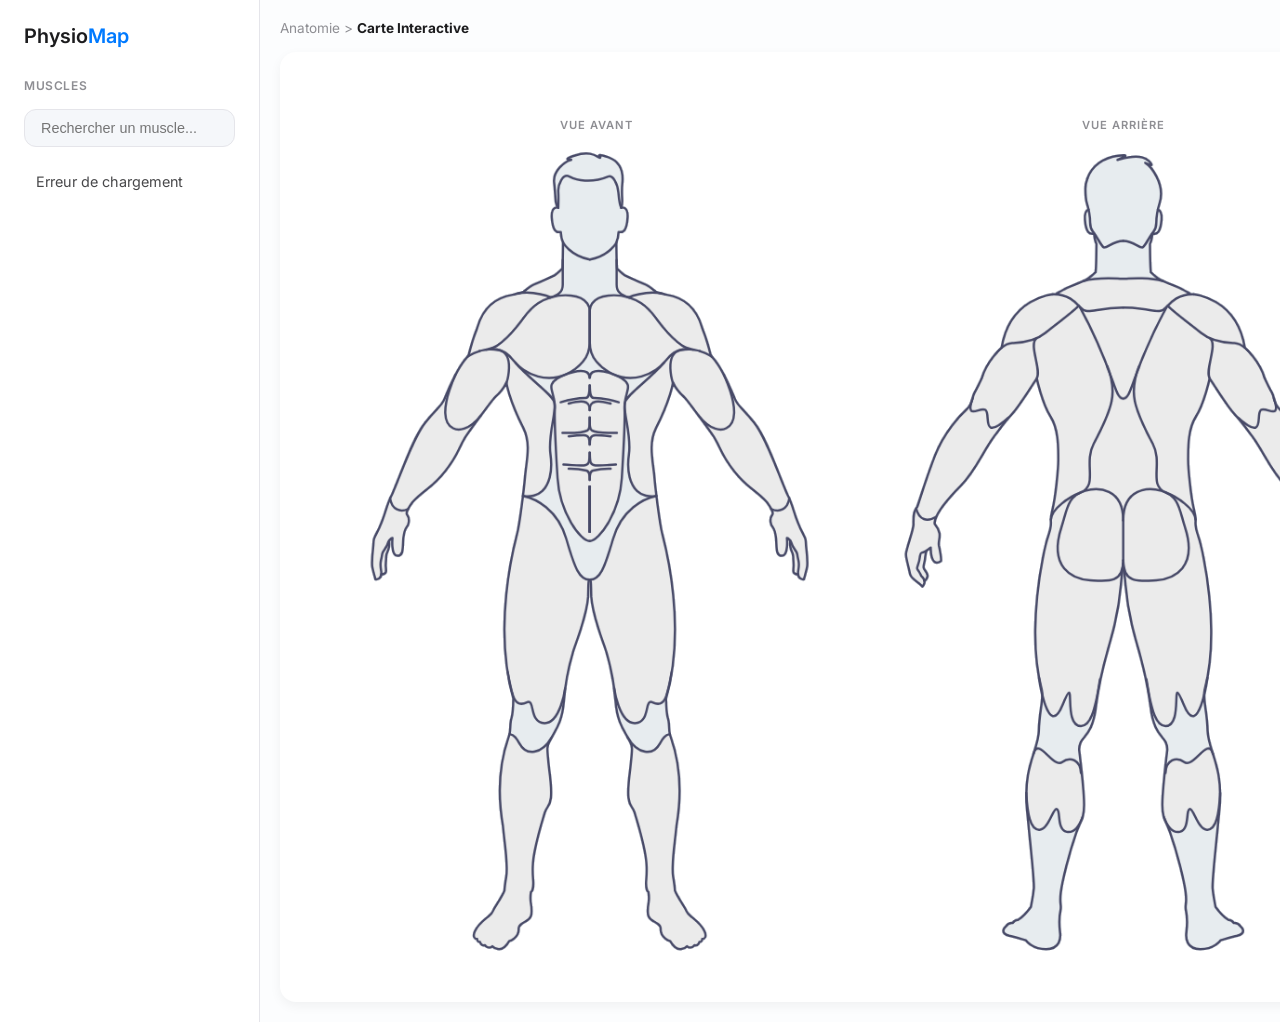
<file: version-clean/index.html>
<!DOCTYPE html>
<html lang="fr">

<head>
    <meta charset="UTF-8">
    <meta name="viewport" content="width=device-width, initial-scale=1.0">
    <title>PhysioMap | Interactive Muscle Trainer</title>
    <link rel="preconnect" href="https://fonts.googleapis.com">
    <link rel="preconnect" href="https://fonts.gstatic.com" crossorigin>
    <link href="https://fonts.googleapis.com/css2?family=Inter:wght@300;400;500;600&display=swap" rel="stylesheet">
    <link rel="stylesheet" href="styles.css">
</head>

<body>
    <div class="app-layout">
        <!-- Sidebar: Navigation & Filters -->
        <nav class="sidebar">
            <div class="brand">
                <h1>Physio<span class="text-primary">Map</span></h1>
            </div>

            <div class="sidebar-section">
                <h2>MUSCLES</h2>
                <div class="search-wrapper">
                    <input type="text" id="search-input" placeholder="Rechercher un muscle...">
                </div>
                <ul id="muscle-list" class="nav-list">
                    <li class="loading">Chargement...</li>
                </ul>
            </div>
        </nav>

        <!-- Main Stage: Interactive Body Map -->
        <main class="main-stage">
            <header class="stage-header">
                <div class="breadcrumbs">Anatomie > <strong>Carte Interactive</strong></div>
            </header>

            <div class="canvas-viewport">
                <!-- FRONT VIEW (Left) -->
                <div class="anatomy-figure">
                    <span class="figure-label">VUE AVANT</span>
                    <div class="body-container" id="container-front" data-view="front">
                        <canvas id="canvas-front" class="body-canvas"></canvas>
                    </div>
                </div>

                <!-- BACK VIEW (Right) -->
                <div class="anatomy-figure">
                    <span class="figure-label">VUE ARRIÈRE</span>
                    <div class="body-container" id="container-back" data-view="back">
                        <canvas id="canvas-back" class="body-canvas"></canvas>
                    </div>
                </div>

                <!-- Tooltip -->
                <div id="tooltip" class="tooltip"></div>
            </div>
        </main>

        <!-- Right Panel: Exercise Feed -->
        <aside class="details-panel">
            <div class="panel-header">
                <h2 id="feed-title">Sélectionnez un muscle</h2>
            </div>
            <div id="exercise-feed" class="feed-content">
                <div class="empty-state">
                    <div class="empty-icon">👈</div>
                    <p>Cliquez sur un groupe musculaire pour voir les exercices.</p>
                </div>
            </div>
        </aside>
    </div>

    <!-- Scripts: muscle-assets.js MUST load first -->
    <script src="muscle-assets.js"></script>
    <script src="app.js"></script>
</body>

</html>
</file>
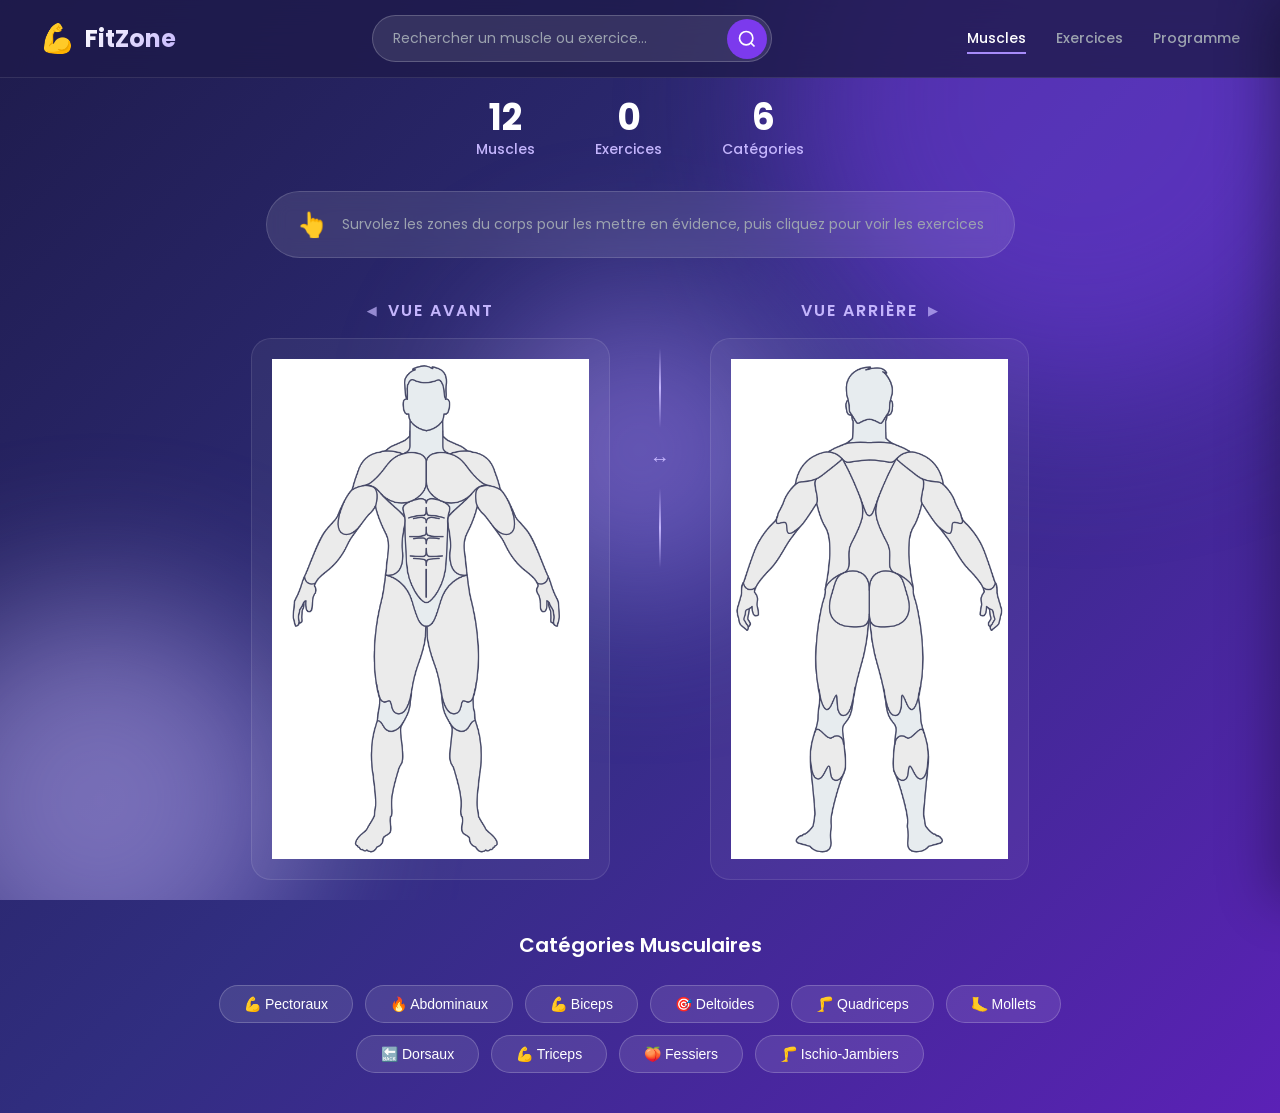
<file: version-light/index.html>
<!DOCTYPE html>
<html lang="fr">

<head>
    <meta charset="UTF-8">
    <meta name="viewport" content="width=device-width, initial-scale=1.0">
    <title>FitZone | Interactive Muscle Trainer</title>
    <link rel="stylesheet" href="styles.css">
    <link rel="preconnect" href="https://fonts.googleapis.com">
    <link href="https://fonts.googleapis.com/css2?family=Poppins:wght@300;400;500;600;700&display=swap"
        rel="stylesheet">
</head>

<body>
    <!-- Animated Background -->
    <div class="bg-animation">
        <div class="gradient-orb orb-1"></div>
        <div class="gradient-orb orb-2"></div>
        <div class="gradient-orb orb-3"></div>
    </div>

    <!-- Header -->
    <header class="header">
        <div class="logo">
            <span class="logo-icon">💪</span>
            <span class="logo-text">FitZone</span>
        </div>

        <!-- Search Bar -->
        <div class="search-container">
            <input type="text" id="search-input" placeholder="Rechercher un muscle ou exercice..." autocomplete="off">
            <button class="search-btn" id="search-btn">
                <svg width="20" height="20" viewBox="0 0 24 24" fill="none" stroke="currentColor" stroke-width="2">
                    <circle cx="11" cy="11" r="8"></circle>
                    <path d="M21 21l-4.35-4.35"></path>
                </svg>
            </button>
            <div class="search-results" id="search-results"></div>
        </div>

        <nav class="nav-links">
            <a href="#" class="nav-link active">Muscles</a>
            <a href="#" class="nav-link">Exercices</a>
            <a href="#" class="nav-link">Programme</a>
        </nav>
    </header>

    <!-- Main Content -->
    <main class="main-content">
        <!-- Stats Bar -->
        <div class="stats-bar">
            <div class="stat-item">
                <span class="stat-number" id="total-muscles">12</span>
                <span class="stat-label">Muscles</span>
            </div>
            <div class="stat-item">
                <span class="stat-number" id="total-exercises">--</span>
                <span class="stat-label">Exercices</span>
            </div>
            <div class="stat-item">
                <span class="stat-number" id="categories">6</span>
                <span class="stat-label">Catégories</span>
            </div>
        </div>

        <!-- Instruction Card -->
        <div class="instruction-card">
            <div class="instruction-icon">👆</div>
            <p>Survolez les zones du corps pour les mettre en évidence, puis cliquez pour voir les exercices</p>
        </div>

        <!-- Centered Body Container -->
        <div class="body-section">
            <div class="body-wrapper">
                <!-- Front View -->
                <div class="body-view" id="body-front">
                    <div class="view-label">
                        <span class="view-icon">◀</span>
                        Vue Avant
                    </div>
                    <div class="canvas-container" id="container-front">
                        <canvas id="canvas-front"></canvas>
                    </div>
                </div>

                <!-- Divider -->
                <div class="body-divider">
                    <div class="divider-line"></div>
                    <div class="divider-icon">↔</div>
                    <div class="divider-line"></div>
                </div>

                <!-- Back View -->
                <div class="body-view" id="body-back">
                    <div class="view-label">
                        Vue Arrière
                        <span class="view-icon">▶</span>
                    </div>
                    <div class="canvas-container" id="container-back">
                        <canvas id="canvas-back"></canvas>
                    </div>
                </div>
            </div>
        </div>

        <!-- Muscle Categories Quick Access -->
        <div class="categories-section">
            <h3 class="section-title">Catégories Musculaires</h3>
            <div class="category-chips" id="category-chips">
                <!-- Generated dynamically -->
            </div>
        </div>
    </main>

    <!-- Exercise Panel (Slide-in) -->
    <aside class="exercise-panel" id="exercise-panel">
        <div class="panel-header">
            <h2 class="panel-title" id="panel-title">Sélectionnez un muscle</h2>
            <button class="panel-close" id="panel-close">✕</button>
        </div>
        <div class="panel-content" id="panel-content">
            <div class="empty-state">
                <div class="empty-icon">🏋️</div>
                <p>Cliquez sur un muscle pour voir les exercices disponibles</p>
            </div>
        </div>
    </aside>

    <!-- Tooltip -->
    <div class="tooltip" id="tooltip"></div>

    <!-- Scripts -->
    <script src="muscle-assets.js"></script>
    <script src="app.js"></script>
</body>

</html>
</file>
<file: version-clean/styles.css>
:root {
    /* Clean Medical Palette */
    --bg-body: #f5f7fa;
    --surface: #ffffff;
    --text-primary: #1c1c1e;
    --text-secondary: #8e8e93;
    --primary-blue: #007aff;
    --primary-light: rgba(0, 122, 255, 0.1);
    --border-light: #e5e5ea;
    --pink-highlight: rgba(255, 100, 150, 0.7);

    /* Shadows */
    --shadow-soft: 0 4px 12px rgba(0, 0, 0, 0.05);
    --shadow-hover: 0 8px 24px rgba(0, 0, 0, 0.08);

    /* Spacing */
    --radius-lg: 16px;
    --radius-md: 12px;
}

* {
    margin: 0;
    padding: 0;
    box-sizing: border-box;
}

body {
    background-color: var(--bg-body);
    color: var(--text-primary);
    font-family: 'Inter', -apple-system, BlinkMacSystemFont, sans-serif;
    height: 100vh;
    overflow: hidden;
}

/* Layout */
.app-layout {
    display: grid;
    grid-template-columns: 260px 1fr 300px;
    height: 100%;
}

/* Sidebar */
.sidebar {
    background: var(--surface);
    border-right: 1px solid var(--border-light);
    padding: 24px;
    display: flex;
    flex-direction: column;
}

.brand h1 {
    font-size: 1.25rem;
    font-weight: 600;
    margin-bottom: 30px;
}

.text-primary {
    color: var(--primary-blue);
}

.sidebar-section h2 {
    font-size: 0.75rem;
    font-weight: 600;
    color: var(--text-secondary);
    margin-bottom: 16px;
    letter-spacing: 0.05em;
}

.search-wrapper input {
    width: 100%;
    padding: 10px 16px;
    border: 1px solid var(--border-light);
    border-radius: var(--radius-md);
    background: var(--bg-body);
    font-size: 0.9rem;
    outline: none;
    transition: border-color 0.2s;
}

.search-wrapper input:focus {
    border-color: var(--primary-blue);
}

.nav-list {
    list-style: none;
    margin-top: 16px;
    flex-grow: 1;
    overflow-y: auto;
}

.nav-list li {
    padding: 10px 12px;
    margin-bottom: 4px;
    border-radius: 8px;
    cursor: pointer;
    font-size: 0.9rem;
    color: #48484a;
    transition: background 0.2s;
}

.nav-list li:hover {
    background: var(--bg-body);
}

.nav-list li.active {
    background: var(--primary-light);
    color: var(--primary-blue);
    font-weight: 500;
}

/* Main Stage */
.main-stage {
    display: flex;
    flex-direction: column;
    padding: 20px;
    background: #fcfdfe;
}

.stage-header {
    margin-bottom: 16px;
}

.breadcrumbs {
    font-size: 0.85rem;
    color: var(--text-secondary);
}

.breadcrumbs strong {
    color: var(--text-primary);
}

.canvas-viewport {
    flex-grow: 1;
    display: flex;
    justify-content: center;
    gap: 40px;
    align-items: center;
    position: relative;
    background: white;
    border-radius: var(--radius-lg);
    box-shadow: var(--shadow-soft);
    padding: 20px;
}

.anatomy-figure {
    height: 90%;
    display: flex;
    flex-direction: column;
    align-items: center;
}

.figure-label {
    font-size: 0.7rem;
    font-weight: 600;
    color: var(--text-secondary);
    margin-bottom: 10px;
    letter-spacing: 1px;
}

/* Body Container & Canvas */
.body-container {
    position: relative;
    height: 100%;
}

.body-canvas {
    height: 100%;
    width: auto;
    cursor: default;
}

/* Tooltip */
.tooltip {
    position: fixed;
    background: var(--text-primary);
    color: white;
    padding: 8px 16px;
    border-radius: 20px;
    font-size: 0.85rem;
    font-weight: 500;
    box-shadow: 0 4px 12px rgba(0, 0, 0, 0.2);
    opacity: 0;
    pointer-events: none;
    z-index: 100;
    transition: opacity 0.15s;
    white-space: nowrap;
}

.tooltip.visible {
    opacity: 1;
}

/* Details Panel */
.details-panel {
    background: var(--surface);
    border-left: 1px solid var(--border-light);
    display: flex;
    flex-direction: column;
}

.panel-header {
    padding: 20px;
    border-bottom: 1px solid var(--border-light);
}

.panel-header h2 {
    font-size: 1rem;
    font-weight: 600;
}

.feed-content {
    padding: 16px;
    overflow-y: auto;
    flex-grow: 1;
    background: var(--bg-body);
}

.empty-state {
    display: flex;
    flex-direction: column;
    align-items: center;
    justify-content: center;
    height: 150px;
    color: var(--text-secondary);
    text-align: center;
    font-size: 0.9rem;
}

.empty-icon {
    font-size: 2rem;
    margin-bottom: 10px;
}

/* Exercise Card */
.exercise-card {
    background: var(--surface);
    border-radius: var(--radius-md);
    padding: 14px;
    margin-bottom: 12px;
    box-shadow: var(--shadow-soft);
    cursor: pointer;
    transition: transform 0.2s, box-shadow 0.2s;
}

.exercise-card:hover {
    box-shadow: var(--shadow-hover);
    transform: translateY(-2px);
}

.card-title {
    font-weight: 600;
    font-size: 0.95rem;
    margin-bottom: 4px;
}

.card-meta {
    font-size: 0.8rem;
    color: var(--text-secondary);
}
</file>
<file: version-light/styles.css>
/* ===== CSS Variables ===== */
:root {
    /* Violet/White Theme */
    --primary: #7c3aed;
    --primary-light: #a78bfa;
    --primary-dark: #5b21b6;
    --primary-glow: rgba(124, 58, 237, 0.3);

    --secondary: #f5f3ff;
    --accent: #c4b5fd;

    --bg-dark: #1e1b4b;
    --bg-medium: #312e81;
    --bg-light: #ffffff;

    --text-primary: #1f2937;
    --text-secondary: #6b7280;
    --text-light: #ffffff;
    --text-muted: #9ca3af;

    --border-color: #e5e7eb;
    --shadow-sm: 0 1px 2px rgba(0, 0, 0, 0.05);
    --shadow-md: 0 4px 6px rgba(0, 0, 0, 0.1);
    --shadow-lg: 0 10px 25px rgba(0, 0, 0, 0.15);
    --shadow-glow: 0 0 40px var(--primary-glow);

    --radius-sm: 8px;
    --radius-md: 12px;
    --radius-lg: 20px;
    --radius-full: 9999px;

    --transition-fast: 0.2s ease;
    --transition-medium: 0.3s ease;
    --transition-slow: 0.5s ease;
}

/* ===== Reset & Base ===== */
* {
    margin: 0;
    padding: 0;
    box-sizing: border-box;
}

body {
    font-family: 'Poppins', -apple-system, BlinkMacSystemFont, sans-serif;
    background: linear-gradient(135deg, var(--bg-dark) 0%, var(--bg-medium) 50%, var(--primary-dark) 100%);
    min-height: 100vh;
    color: var(--text-light);
    overflow-x: hidden;
}

/* ===== Animated Background ===== */
.bg-animation {
    position: fixed;
    top: 0;
    left: 0;
    width: 100%;
    height: 100%;
    pointer-events: none;
    z-index: 0;
    overflow: hidden;
}

.gradient-orb {
    position: absolute;
    border-radius: 50%;
    filter: blur(80px);
    opacity: 0.5;
    animation: float 15s ease-in-out infinite;
}

.orb-1 {
    width: 600px;
    height: 600px;
    background: var(--primary);
    top: -200px;
    right: -100px;
    animation-delay: 0s;
}

.orb-2 {
    width: 400px;
    height: 400px;
    background: var(--accent);
    bottom: -100px;
    left: -100px;
    animation-delay: -5s;
}

.orb-3 {
    width: 300px;
    height: 300px;
    background: var(--primary-light);
    top: 50%;
    left: 50%;
    transform: translate(-50%, -50%);
    animation-delay: -10s;
}

@keyframes float {

    0%,
    100% {
        transform: translate(0, 0) scale(1);
    }

    25% {
        transform: translate(30px, -30px) scale(1.1);
    }

    50% {
        transform: translate(-20px, 20px) scale(0.95);
    }

    75% {
        transform: translate(20px, 10px) scale(1.05);
    }
}

/* ===== Header ===== */
.header {
    position: fixed;
    top: 0;
    left: 0;
    right: 0;
    z-index: 100;
    display: flex;
    align-items: center;
    justify-content: space-between;
    padding: 15px 40px;
    background: rgba(30, 27, 75, 0.8);
    backdrop-filter: blur(20px);
    border-bottom: 1px solid rgba(255, 255, 255, 0.1);
}

.logo {
    display: flex;
    align-items: center;
    gap: 10px;
}

.logo-icon {
    font-size: 28px;
    animation: pulse 2s ease-in-out infinite;
}

@keyframes pulse {

    0%,
    100% {
        transform: scale(1);
    }

    50% {
        transform: scale(1.1);
    }
}

.logo-text {
    font-size: 24px;
    font-weight: 700;
    background: linear-gradient(135deg, var(--text-light) 0%, var(--accent) 100%);
    -webkit-background-clip: text;
    -webkit-text-fill-color: transparent;
    background-clip: text;
}

/* ===== Search Bar ===== */
.search-container {
    position: relative;
    width: 400px;
}

#search-input {
    width: 100%;
    padding: 12px 50px 12px 20px;
    background: rgba(255, 255, 255, 0.1);
    border: 1px solid rgba(255, 255, 255, 0.2);
    border-radius: var(--radius-full);
    color: var(--text-light);
    font-size: 14px;
    font-family: inherit;
    transition: var(--transition-medium);
}

#search-input::placeholder {
    color: var(--text-muted);
}

#search-input:focus {
    outline: none;
    background: rgba(255, 255, 255, 0.15);
    border-color: var(--primary-light);
    box-shadow: 0 0 20px var(--primary-glow);
}

.search-btn {
    position: absolute;
    right: 5px;
    top: 50%;
    transform: translateY(-50%);
    width: 40px;
    height: 40px;
    border: none;
    background: var(--primary);
    border-radius: 50%;
    color: var(--text-light);
    cursor: pointer;
    display: flex;
    align-items: center;
    justify-content: center;
    transition: var(--transition-fast);
}

.search-btn:hover {
    background: var(--primary-light);
    transform: translateY(-50%) scale(1.05);
}

.search-results {
    position: absolute;
    top: 100%;
    left: 0;
    right: 0;
    margin-top: 10px;
    background: var(--bg-light);
    border-radius: var(--radius-md);
    box-shadow: var(--shadow-lg);
    max-height: 400px;
    overflow-y: auto;
    display: none;
    z-index: 1000;
}

.search-results.active {
    display: block;
    animation: slideDown 0.3s ease;
}

@keyframes slideDown {
    from {
        opacity: 0;
        transform: translateY(-10px);
    }

    to {
        opacity: 1;
        transform: translateY(0);
    }
}

.search-result-item {
    padding: 12px 20px;
    cursor: pointer;
    transition: var(--transition-fast);
    border-bottom: 1px solid var(--border-color);
    color: var(--text-primary);
}

.search-result-item:last-child {
    border-bottom: none;
}

.search-result-item:hover {
    background: var(--secondary);
}

.search-result-item .result-type {
    font-size: 11px;
    color: var(--primary);
    font-weight: 600;
    text-transform: uppercase;
}

.search-result-item .result-name {
    font-weight: 500;
}

/* ===== Navigation ===== */
.nav-links {
    display: flex;
    gap: 30px;
}

.nav-link {
    color: var(--text-muted);
    text-decoration: none;
    font-weight: 500;
    font-size: 14px;
    position: relative;
    transition: var(--transition-fast);
}

.nav-link::after {
    content: '';
    position: absolute;
    bottom: -5px;
    left: 0;
    width: 0;
    height: 2px;
    background: var(--primary-light);
    transition: var(--transition-medium);
}

.nav-link:hover,
.nav-link.active {
    color: var(--text-light);
}

.nav-link:hover::after,
.nav-link.active::after {
    width: 100%;
}

/* ===== Main Content ===== */
.main-content {
    position: relative;
    z-index: 1;
    padding: 100px 40px 40px;
    display: flex;
    flex-direction: column;
    align-items: center;
    min-height: 100vh;
}

/* ===== Stats Bar ===== */
.stats-bar {
    display: flex;
    gap: 60px;
    margin-bottom: 30px;
    animation: fadeInDown 0.8s ease;
}

@keyframes fadeInDown {
    from {
        opacity: 0;
        transform: translateY(-20px);
    }

    to {
        opacity: 1;
        transform: translateY(0);
    }
}

.stat-item {
    text-align: center;
}

.stat-number {
    display: block;
    font-size: 36px;
    font-weight: 700;
    color: var(--text-light);
    line-height: 1;
}

.stat-label {
    font-size: 14px;
    color: var(--accent);
    font-weight: 500;
}

/* ===== Instruction Card ===== */
.instruction-card {
    display: flex;
    align-items: center;
    gap: 15px;
    background: rgba(255, 255, 255, 0.1);
    backdrop-filter: blur(10px);
    padding: 15px 30px;
    border-radius: var(--radius-full);
    margin-bottom: 40px;
    border: 1px solid rgba(255, 255, 255, 0.15);
    animation: fadeIn 1s ease 0.3s both;
}

@keyframes fadeIn {
    from {
        opacity: 0;
    }

    to {
        opacity: 1;
    }
}

.instruction-icon {
    font-size: 24px;
    animation: bounce 2s ease-in-out infinite;
}

@keyframes bounce {

    0%,
    100% {
        transform: translateY(0);
    }

    50% {
        transform: translateY(-5px);
    }
}

.instruction-card p {
    font-size: 14px;
    color: var(--text-muted);
}

/* ===== Body Section ===== */
.body-section {
    width: 100%;
    display: flex;
    justify-content: center;
    margin-bottom: 50px;
}

.body-wrapper {
    display: flex;
    align-items: flex-start;
    gap: 40px;
    animation: fadeInUp 1s ease 0.5s both;
}

@keyframes fadeInUp {
    from {
        opacity: 0;
        transform: translateY(30px);
    }

    to {
        opacity: 1;
        transform: translateY(0);
    }
}

.body-view {
    display: flex;
    flex-direction: column;
    align-items: center;
}

.view-label {
    display: flex;
    align-items: center;
    gap: 10px;
    font-size: 16px;
    font-weight: 600;
    color: var(--accent);
    margin-bottom: 15px;
    text-transform: uppercase;
    letter-spacing: 2px;
}

.view-icon {
    font-size: 12px;
    opacity: 0.7;
}

.canvas-container {
    position: relative;
    background: rgba(255, 255, 255, 0.05);
    border-radius: var(--radius-lg);
    padding: 20px;
    border: 1px solid rgba(255, 255, 255, 0.1);
    transition: var(--transition-medium);
}

.canvas-container:hover {
    background: rgba(255, 255, 255, 0.08);
    box-shadow: var(--shadow-glow);
    border-color: var(--primary-light);
}

.canvas-container canvas {
    display: block;
    max-height: 500px;
    width: auto;
}

/* ===== Body Divider ===== */
.body-divider {
    display: flex;
    flex-direction: column;
    align-items: center;
    gap: 15px;
    padding: 50px 0;
}

.divider-line {
    width: 2px;
    height: 80px;
    background: linear-gradient(to bottom, transparent, var(--accent), transparent);
}

.divider-icon {
    font-size: 20px;
    color: var(--accent);
    animation: pulse 2s ease-in-out infinite;
}

/* ===== Categories Section ===== */
.categories-section {
    width: 100%;
    max-width: 900px;
    animation: fadeIn 1s ease 0.8s both;
}

.section-title {
    text-align: center;
    font-size: 20px;
    font-weight: 600;
    color: var(--text-light);
    margin-bottom: 25px;
}

.category-chips {
    display: flex;
    flex-wrap: wrap;
    justify-content: center;
    gap: 12px;
}

.category-chip {
    padding: 10px 24px;
    background: rgba(255, 255, 255, 0.1);
    border: 1px solid rgba(255, 255, 255, 0.2);
    border-radius: var(--radius-full);
    color: var(--text-light);
    font-size: 14px;
    font-weight: 500;
    cursor: pointer;
    transition: var(--transition-medium);
}

.category-chip:hover {
    background: var(--primary);
    border-color: var(--primary);
    transform: translateY(-2px);
    box-shadow: 0 5px 20px var(--primary-glow);
}

.category-chip.active {
    background: var(--primary);
    border-color: var(--primary);
}

/* ===== Exercise Panel ===== */
.exercise-panel {
    position: fixed;
    top: 0;
    right: -450px;
    width: 450px;
    height: 100vh;
    background: var(--bg-light);
    box-shadow: -10px 0 50px rgba(0, 0, 0, 0.3);
    z-index: 200;
    transition: right 0.4s cubic-bezier(0.4, 0, 0.2, 1);
    display: flex;
    flex-direction: column;
}

.exercise-panel.open {
    right: 0;
}

.panel-header {
    display: flex;
    align-items: center;
    justify-content: space-between;
    padding: 25px 30px;
    background: linear-gradient(135deg, var(--primary) 0%, var(--primary-dark) 100%);
    color: var(--text-light);
}

.panel-title {
    font-size: 18px;
    font-weight: 600;
}

.panel-close {
    width: 36px;
    height: 36px;
    border: none;
    background: rgba(255, 255, 255, 0.2);
    border-radius: 50%;
    color: var(--text-light);
    font-size: 18px;
    cursor: pointer;
    transition: var(--transition-fast);
}

.panel-close:hover {
    background: rgba(255, 255, 255, 0.3);
    transform: rotate(90deg);
}

.panel-content {
    flex: 1;
    overflow-y: auto;
    padding: 20px;
}

/* ===== Empty State ===== */
.empty-state {
    display: flex;
    flex-direction: column;
    align-items: center;
    justify-content: center;
    height: 300px;
    text-align: center;
    color: var(--text-secondary);
}

.empty-icon {
    font-size: 60px;
    margin-bottom: 20px;
    animation: float 3s ease-in-out infinite;
}

/* ===== Exercise Card ===== */
.exercise-card {
    background: var(--secondary);
    border-radius: var(--radius-md);
    padding: 20px;
    margin-bottom: 15px;
    transition: var(--transition-medium);
    border: 1px solid transparent;
    animation: fadeInUp 0.4s ease both;
}

.exercise-card:hover {
    transform: translateY(-3px);
    box-shadow: var(--shadow-md);
    border-color: var(--primary-light);
}

.exercise-card h3 {
    font-size: 16px;
    font-weight: 600;
    color: var(--text-primary);
    margin-bottom: 8px;
}

.exercise-card .exercise-info {
    display: flex;
    flex-wrap: wrap;
    gap: 10px;
    margin-bottom: 15px;
}

.exercise-tag {
    padding: 4px 12px;
    background: var(--primary-light);
    color: var(--text-light);
    border-radius: var(--radius-full);
    font-size: 11px;
    font-weight: 600;
}

.exercise-card .video-link {
    display: inline-flex;
    align-items: center;
    gap: 8px;
    color: var(--primary);
    text-decoration: none;
    font-size: 13px;
    font-weight: 500;
    transition: var(--transition-fast);
}

.exercise-card .video-link:hover {
    color: var(--primary-dark);
}

/* ===== Tooltip ===== */
.tooltip {
    position: fixed;
    z-index: 300;
    padding: 10px 18px;
    background: var(--primary);
    color: var(--text-light);
    font-size: 14px;
    font-weight: 500;
    border-radius: var(--radius-sm);
    pointer-events: none;
    opacity: 0;
    transition: opacity var(--transition-fast);
    box-shadow: var(--shadow-lg);
}

.tooltip::after {
    content: '';
    position: absolute;
    bottom: -6px;
    left: 50%;
    transform: translateX(-50%);
    border-left: 6px solid transparent;
    border-right: 6px solid transparent;
    border-top: 6px solid var(--primary);
}

.tooltip.visible {
    opacity: 1;
}

/* ===== Responsive ===== */
@media (max-width: 1200px) {
    .body-wrapper {
        flex-direction: column;
        align-items: center;
    }

    .body-divider {
        flex-direction: row;
        padding: 20px 0;
    }

    .divider-line {
        width: 80px;
        height: 2px;
        background: linear-gradient(to right, transparent, var(--accent), transparent);
    }
}

@media (max-width: 768px) {
    .header {
        flex-wrap: wrap;
        gap: 15px;
        padding: 15px 20px;
    }

    .search-container {
        order: 3;
        width: 100%;
    }

    .nav-links {
        display: none;
    }

    .main-content {
        padding: 120px 20px 30px;
    }

    .stats-bar {
        gap: 30px;
    }

    .exercise-panel {
        width: 100%;
        right: -100%;
    }
}
</file>
